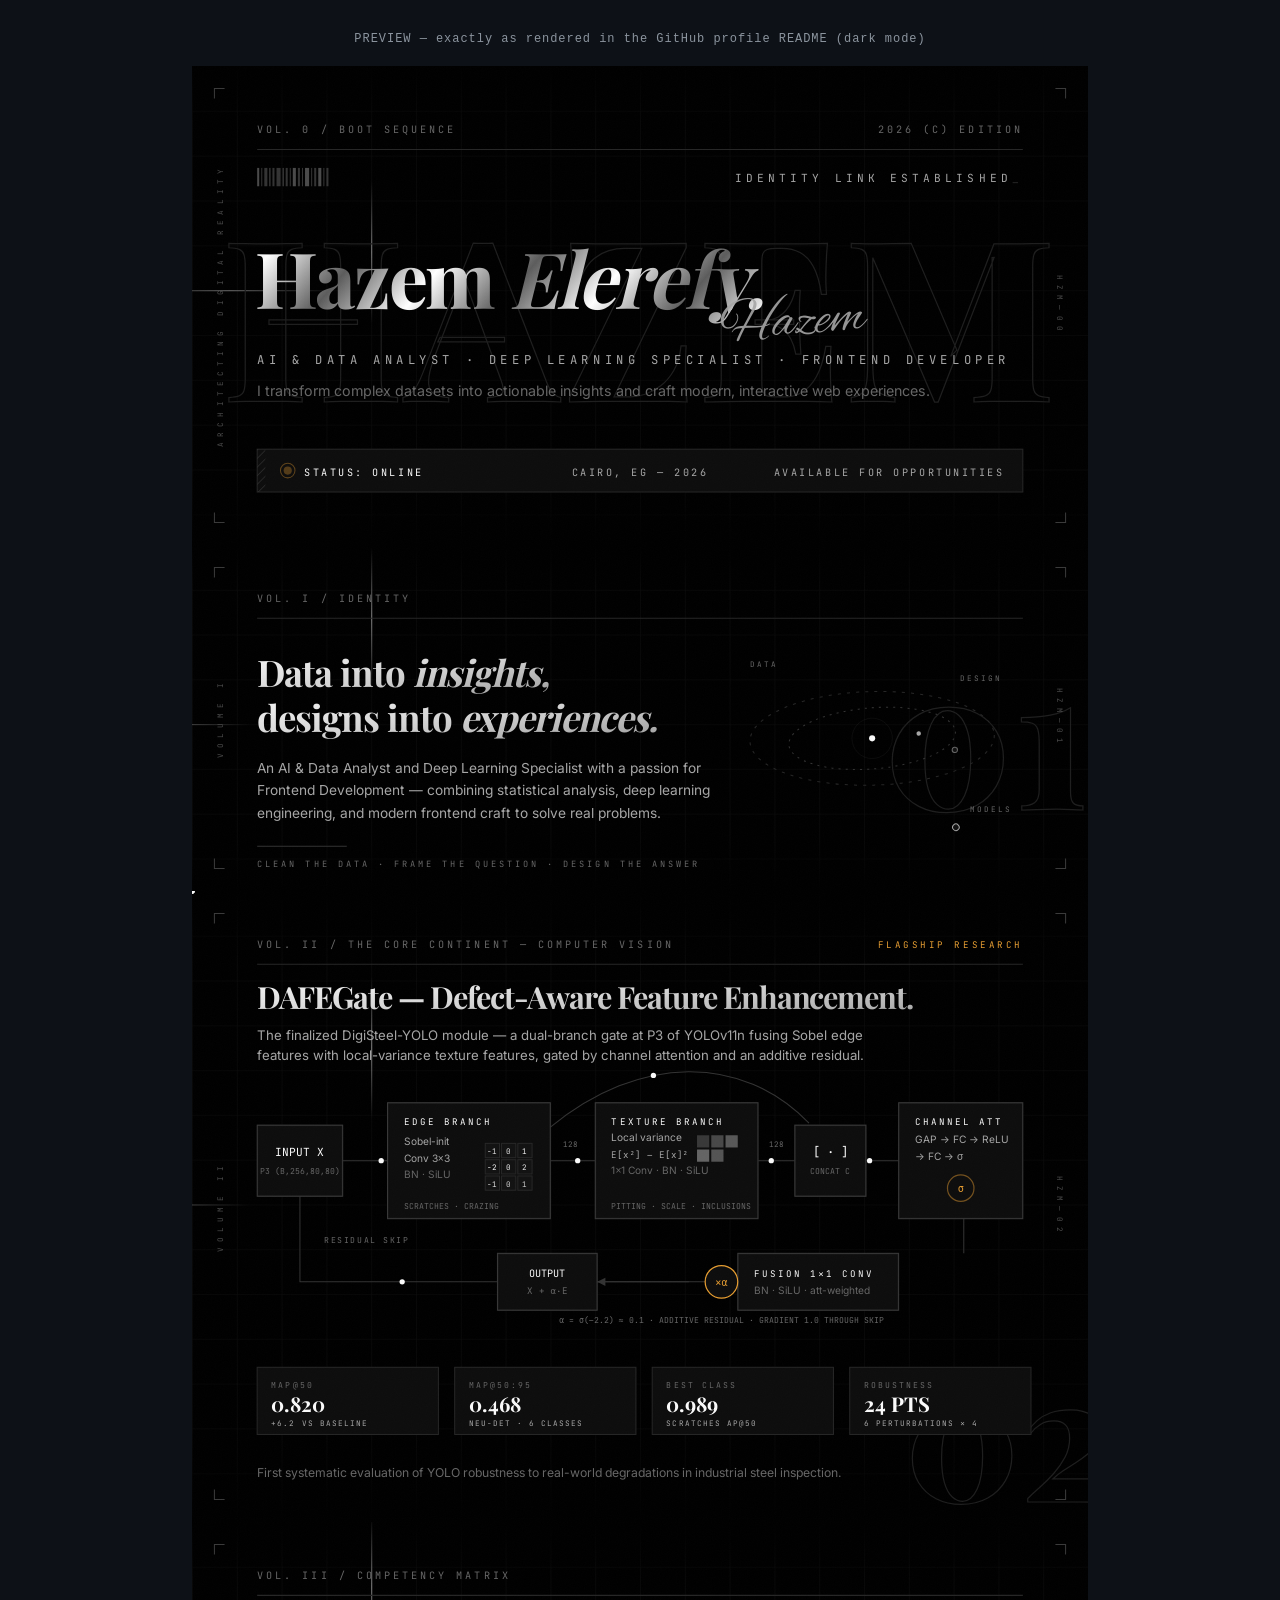
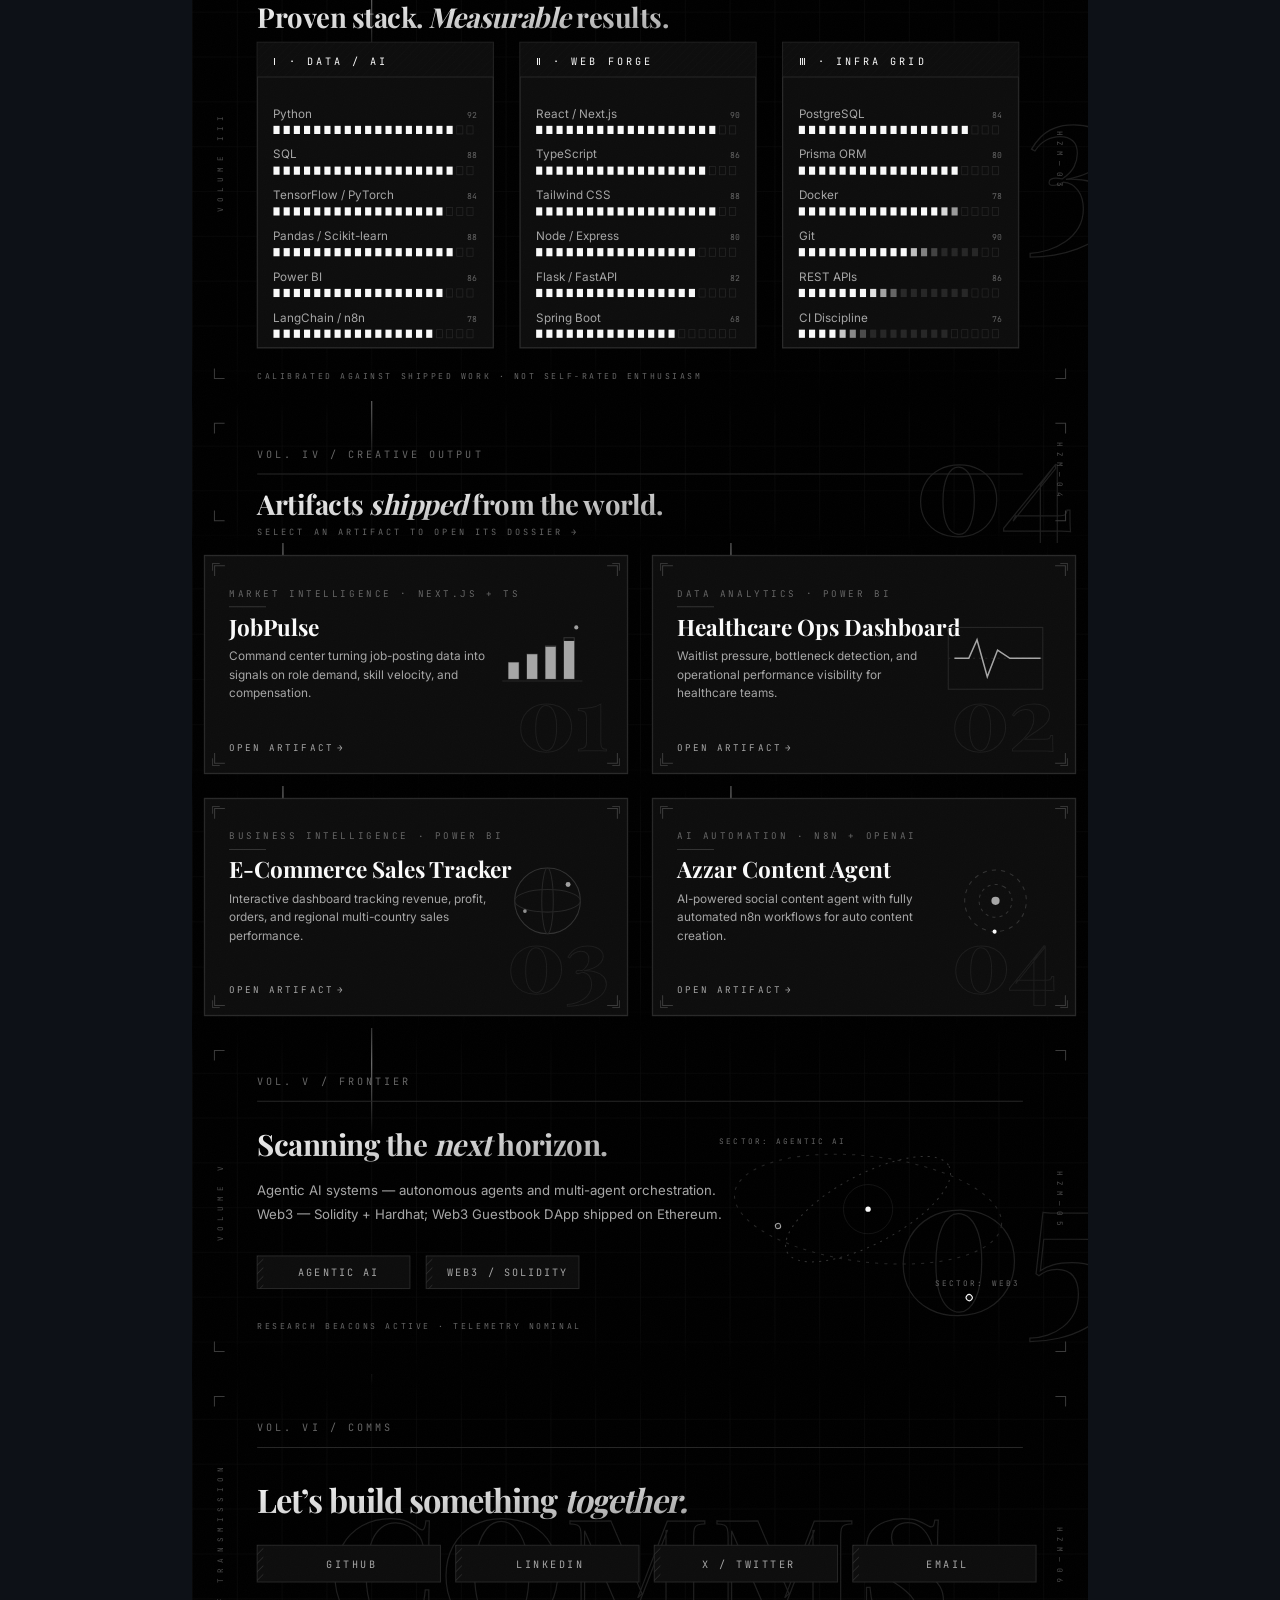
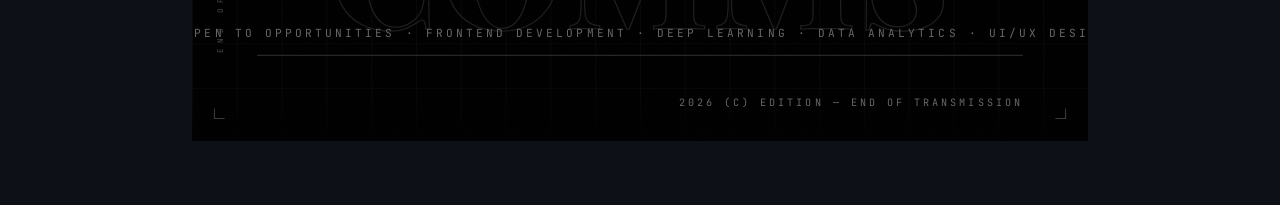
<file: world/index.html>
<!doctype html>
<html lang="en">
<head>
<meta charset="utf-8">
<meta name="viewport" content="width=device-width, initial-scale=1">
<title>HAZEM.WORLD — README preview</title>
<style>
  body{margin:0;background:#0d1117;display:flex;justify-content:center;font-family:-apple-system,'Segoe UI',sans-serif}
  main{width:min(896px,100%);padding:32px 0 64px}
  .note{color:#8b949e;font-size:12px;font-family:ui-monospace,monospace;letter-spacing:.08em;text-align:center;padding:0 0 20px}
  img{display:block;width:100%}
  .row{display:flex}
  .row a{width:50%;display:block}
</style>
</head>
<body>
<main>
  <div class="note">PREVIEW — exactly as rendered in the GitHub profile README (dark mode)</div>
  <img src="assets/vol0-boot.svg" alt="Vol 0 boot">
  <img src="assets/vol1-identity.svg" alt="Vol I identity">
  <a href="https://github.com/hazemelerefey/DigiSteel-YOLO"><img src="assets/vol2-core.svg" alt="Vol II core"></a>
  <img src="assets/vol3-matrix.svg" alt="Vol III matrix">
  <img src="assets/vol4-output.svg" alt="Vol IV output">
  <div class="row">
    <a href="https://github.com/hazemelerefey/JobPulse"><img src="assets/card-jobpulse.svg" alt="JobPulse"></a>
    <a href="https://github.com/hazemelerefey?tab=repositories"><img src="assets/card-healthcare.svg" alt="Healthcare"></a>
  </div>
  <div class="row">
    <a href="https://github.com/hazemelerefey?tab=repositories"><img src="assets/card-ecommerce.svg" alt="E-Commerce"></a>
    <a href="https://github.com/hazemelerefey?tab=repositories"><img src="assets/card-azzar.svg" alt="Azzar"></a>
  </div>
  <img src="assets/vol5-frontier.svg" alt="Vol V frontier">
  <a href="mailto:hazemelerefy@gmail.com"><img src="assets/vol6-comms.svg" alt="Vol VI comms"></a>
</main>
</body>
</html>
</file>
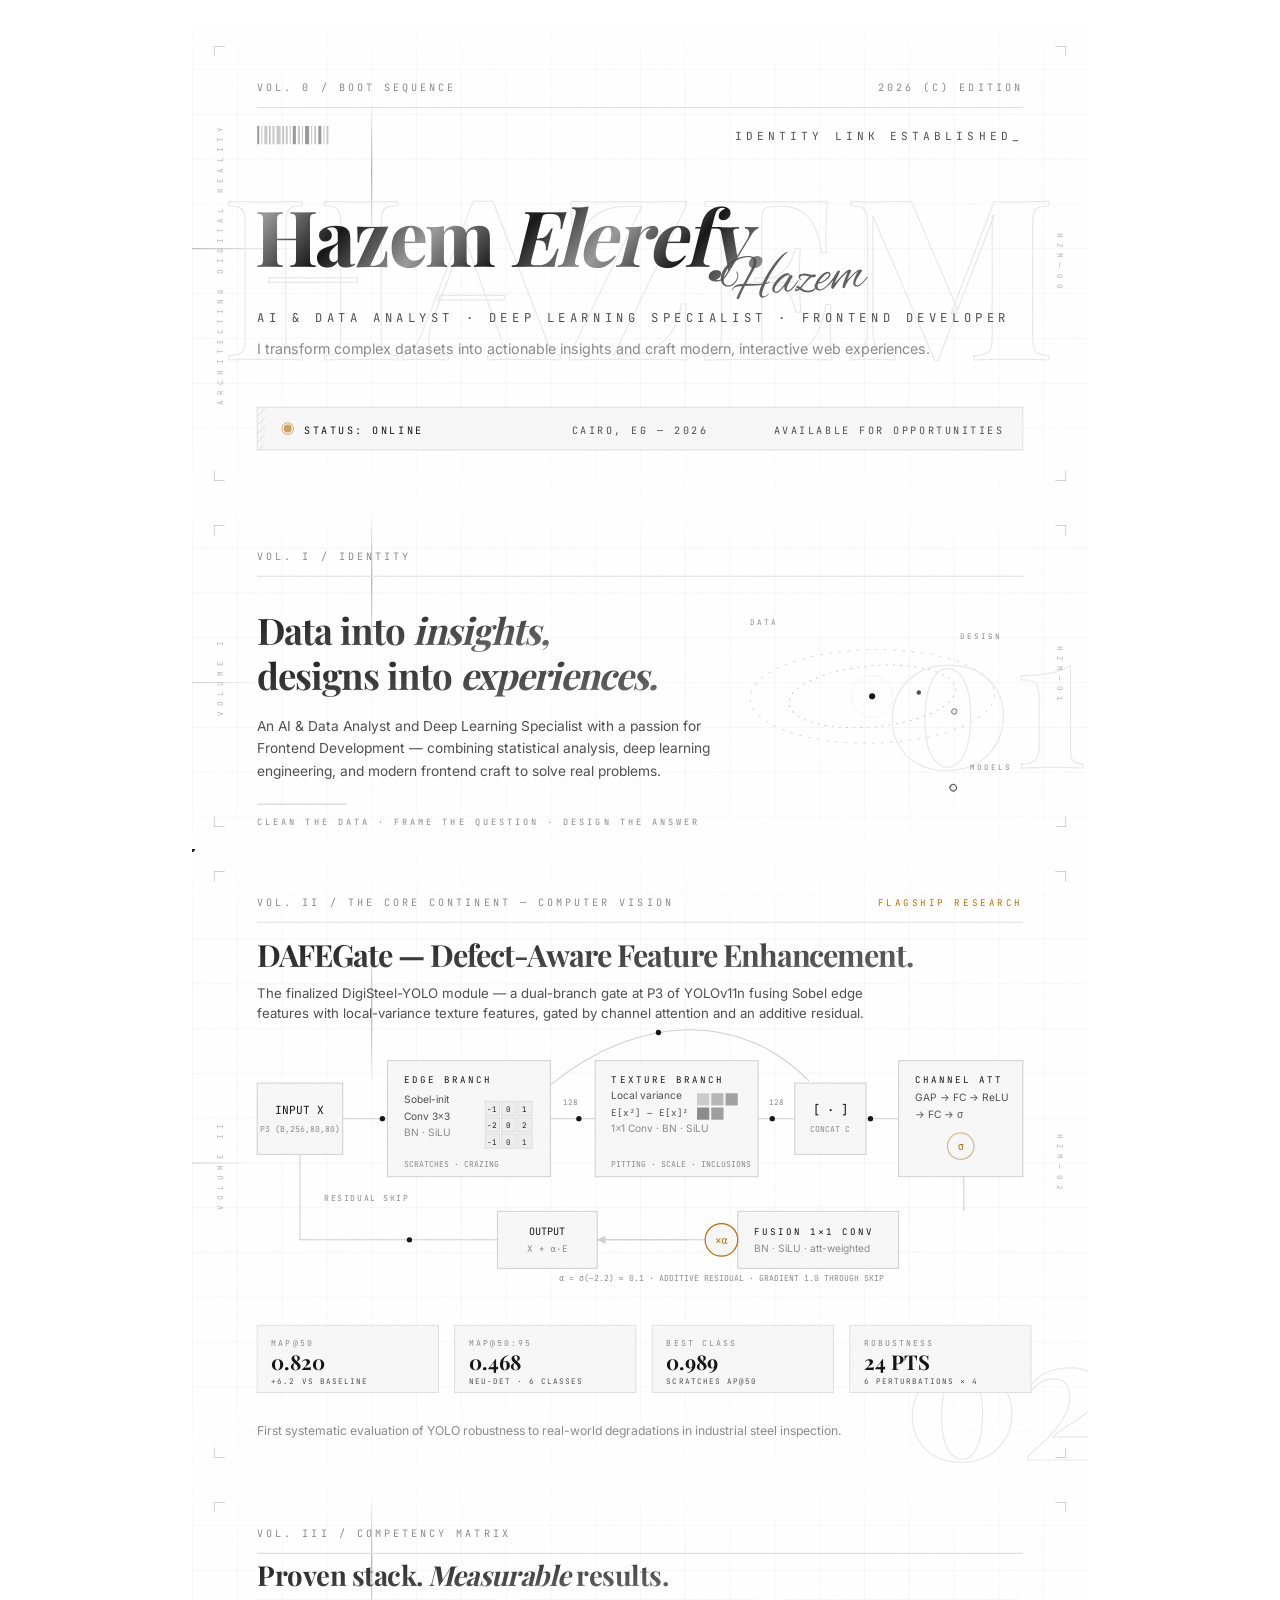
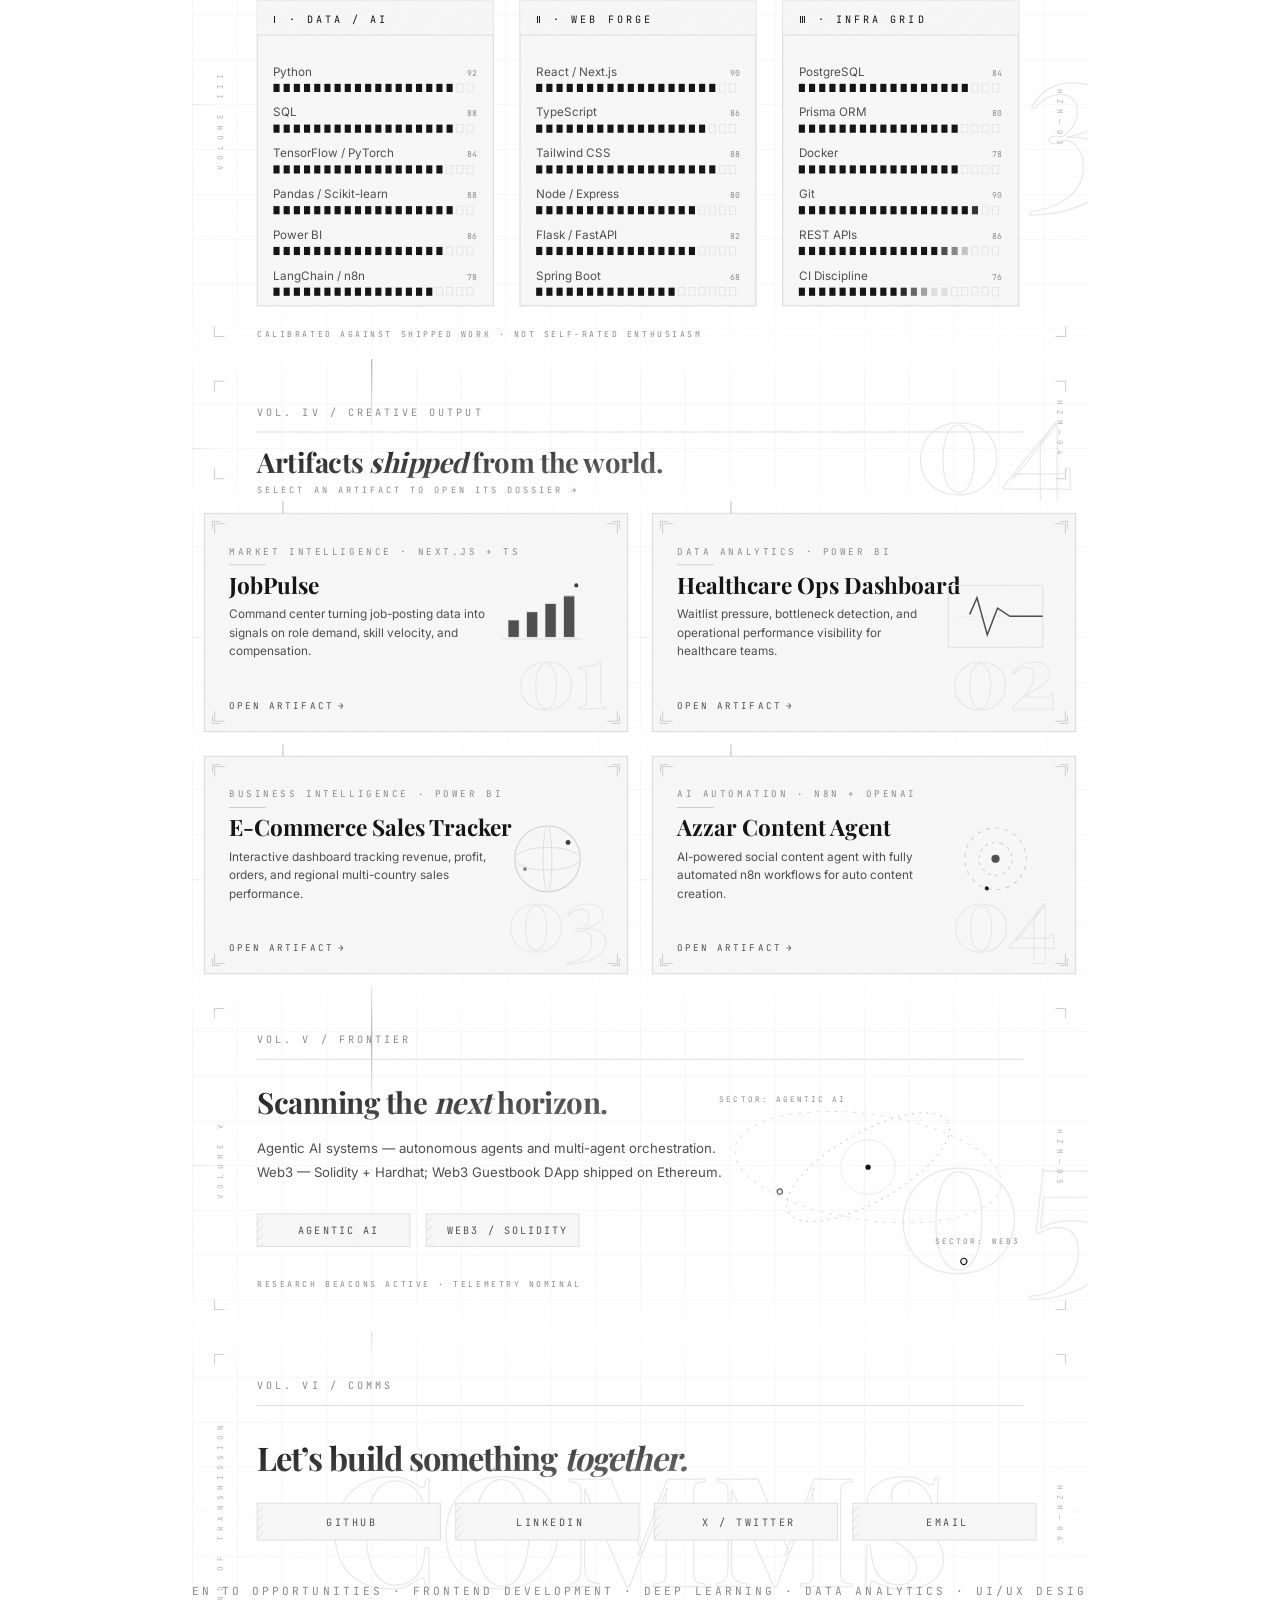
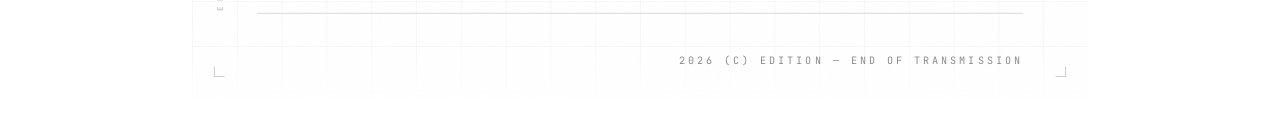
<file: world/light.html>
<!doctype html>
<html><head><meta charset="utf-8"><title>light preview</title>
<style>body{margin:0;background:#ffffff;display:flex;justify-content:center}main{width:896px;padding:24px 0}img{display:block;width:100%}.row{display:flex}.row img{width:50%}</style>
</head><body><main>
<img src="assets/vol0-boot-light.svg">
<img src="assets/vol1-identity-light.svg">
<img src="assets/vol2-core-light.svg">
<img src="assets/vol3-matrix-light.svg">
<img src="assets/vol4-output-light.svg">
<div class="row"><img src="assets/card-jobpulse-light.svg"><img src="assets/card-healthcare-light.svg"></div>
<div class="row"><img src="assets/card-ecommerce-light.svg"><img src="assets/card-azzar-light.svg"></div>
<img src="assets/vol5-frontier-light.svg">
<img src="assets/vol6-comms-light.svg">
</main></body></html>
</file>
